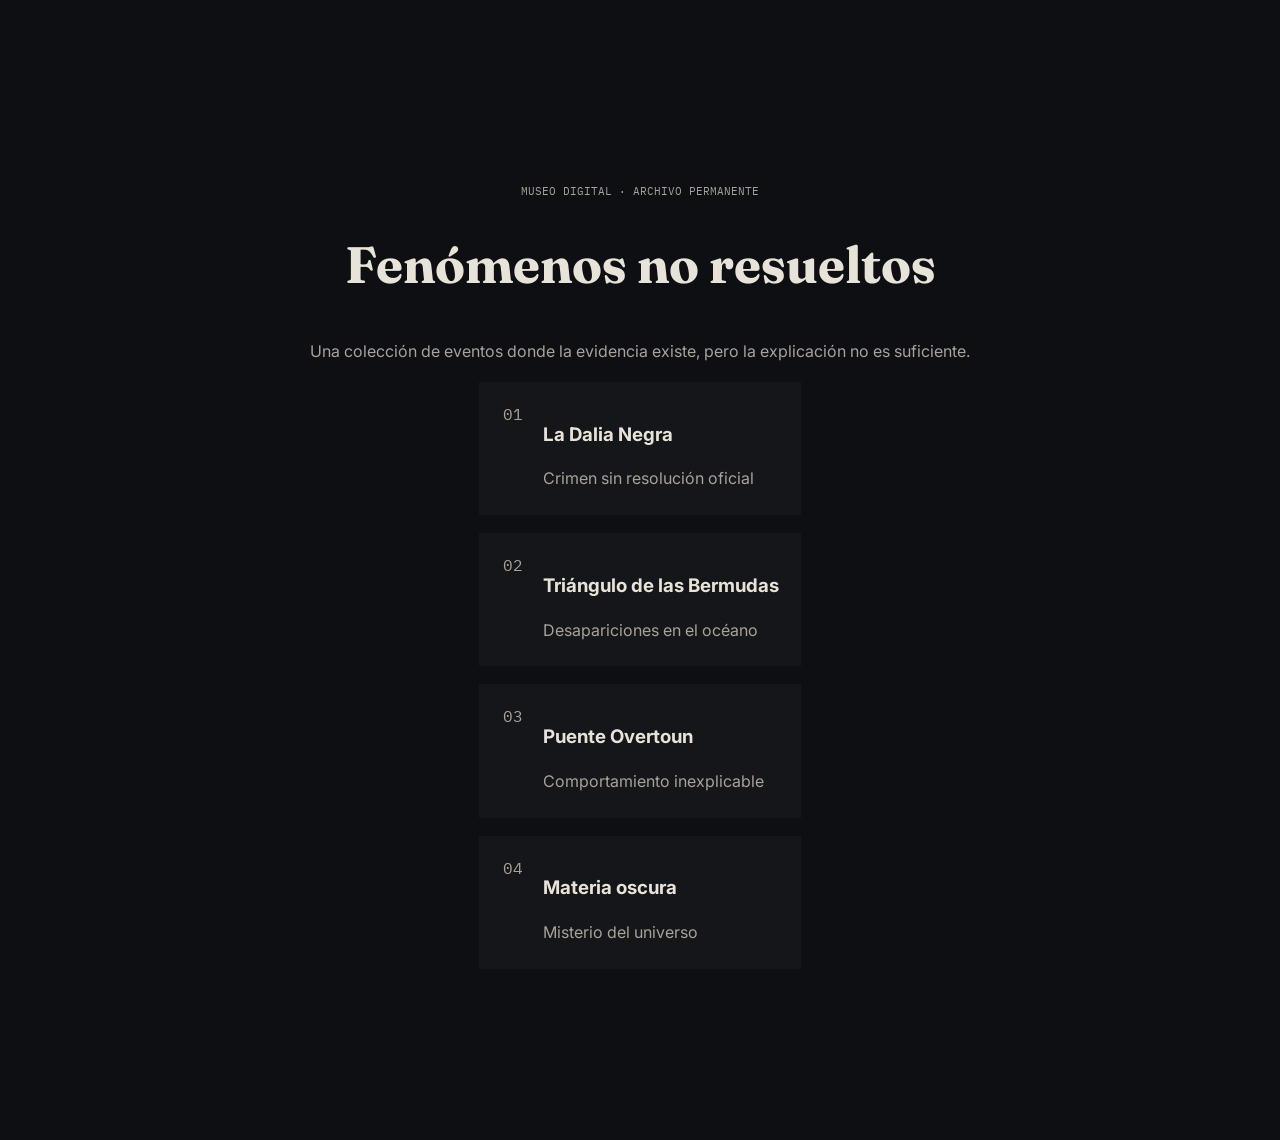
<file: index.html>
<!DOCTYPE html>
<html lang="es">
<head>
<meta charset="UTF-8">
<title>Museo de lo inexplicable</title>

<link rel="stylesheet" href="styles/style.css">
<link href="https://fonts.googleapis.com/css2?family=Fraunces:wght@400;600&family=Inter:wght@300;400&family=IBM+Plex+Mono&display=swap" rel="stylesheet">
</head>

<body>

<main class="container">

  <p style="font-family: IBM Plex Mono; font-size: 11px; color:#a7a39a;">
    MUSEO DIGITAL · ARCHIVO PERMANENTE
  </p>

  <h1>Fenómenos no resueltos</h1>

  <p>
    Una colección de eventos donde la evidencia existe,
    pero la explicación no es suficiente.
  </p>

  <div class="rooms">

    <a class="room crime" href="dalia.html">
      <span class="num">01</span>
      <div>
        <h3>La Dalia Negra</h3>
        <p>Crimen sin resolución oficial</p>
      </div>
    </a>

    <a class="room sea" href="bermudas.html">
      <span class="num">02</span>
      <div>
        <h3>Triángulo de las Bermudas</h3>
        <p>Desapariciones en el océano</p>
      </div>
    </a>

    <a class="room mystery" href="puente.html">
      <span class="num">03</span>
      <div>
        <h3>Puente Overtoun</h3>
        <p>Comportamiento inexplicable</p>
      </div>
    </a>

    <a class="room space" href="universo.html">
      <span class="num">04</span>
      <div>
        <h3>Materia oscura</h3>
        <p>Misterio del universo</p>
      </div>
    </a>

  </div>

</main>

</body>
</html>
</file>
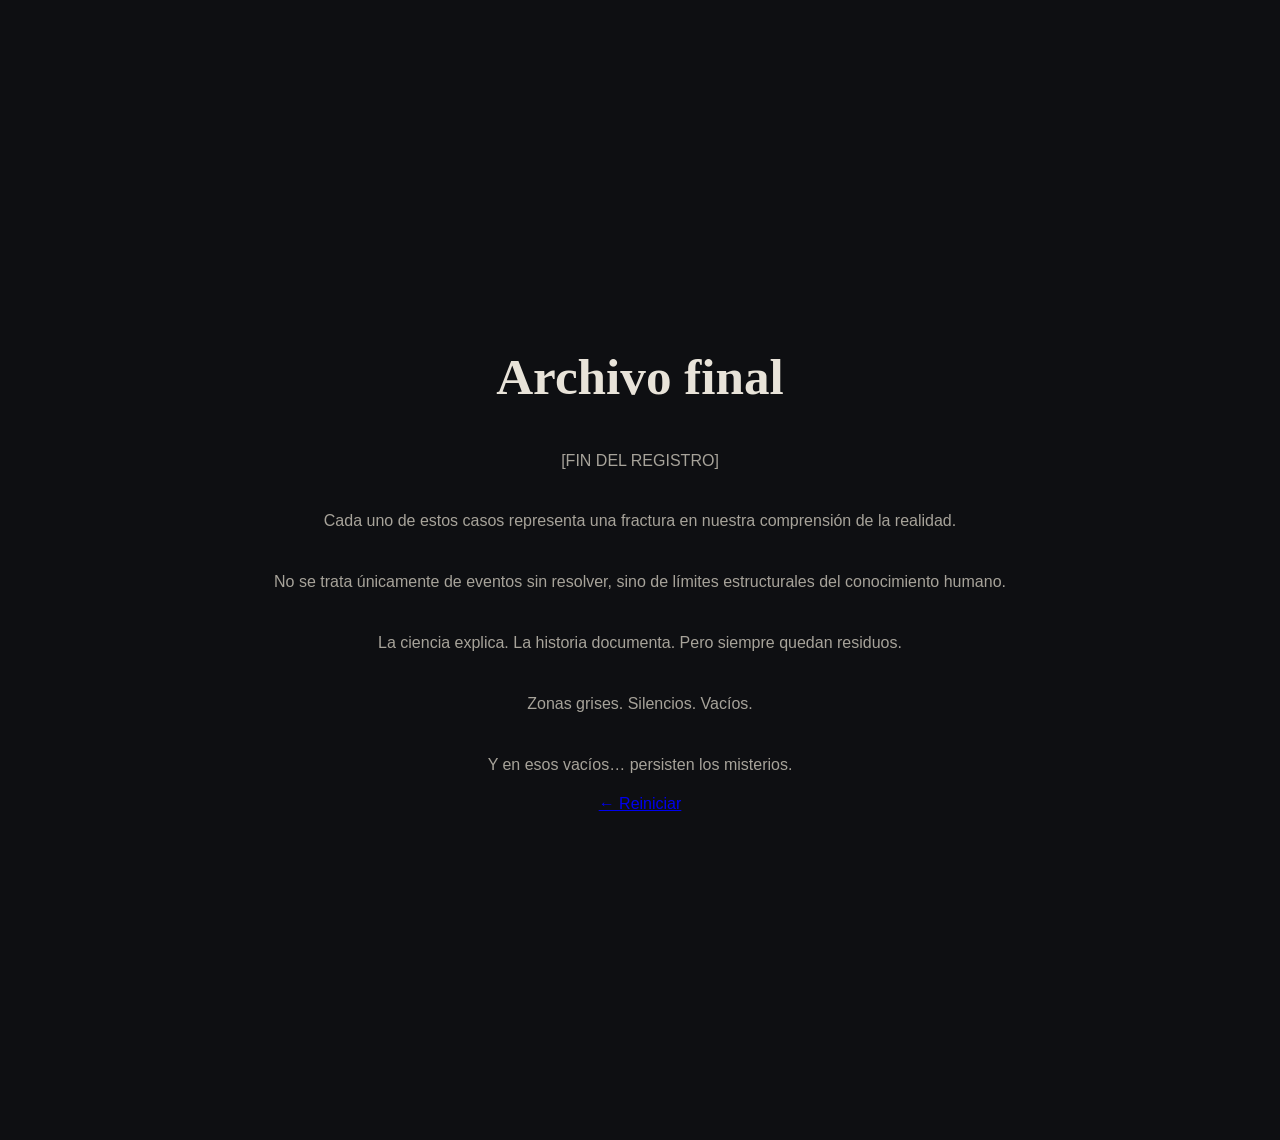
<file: conclusion.html>
<!DOCTYPE html>
<html lang="es">
<head>
<meta charset="UTF-8">
<title>Archivo final</title>

<link rel="stylesheet" href="styles/style.css">
<link href="https://fonts.googleapis.com/css2?family=IBM+Plex+Mono&family=Playfair+Display&family=Orbitron&display=swap" rel="stylesheet">

</head>

<body>

<main class="container">

<h1>Archivo final</h1>

<p class="tag">[FIN DEL REGISTRO]</p>

<p>
Cada uno de estos casos representa una fractura en nuestra comprensión de la realidad.
</p>

<p>
No se trata únicamente de eventos sin resolver,
sino de límites estructurales del conocimiento humano.
</p>

<p>
La ciencia explica.
La historia documenta.
Pero siempre quedan residuos.
</p>

<p>
Zonas grises.
Silencios.
Vacíos.
</p>

<p>
Y en esos vacíos…
persisten los misterios.
</p>

<a href="index.html">← Reiniciar</a>

</main>
<script src="scripts/script.js"></script>
</body>
</html>
</file>
<file: styles/style.css>
:root {
  --bg: #0e0f12;
  --panel: #16171c;
  --text: #e8e3d9;
  --muted: #a7a39a;

  --crime: #c0392b;
  --sea: #2980b9;
  --space: #8e44ad;
  --mystery: #b7950b;
}

body {
  margin: 0;
  background: radial-gradient(circle at top, #1a1c22, #0e0f12);
  color: var(--text);
  font-family: 'Inter', sans-serif;
  overflow-x: hidden;
}

/* textura museo */
body::before {
  content: "";
  position: fixed;
  inset: 0;
  background-image: url("https://www.transparenttextures.com/patterns/old-mathematics.png");
  opacity: 0.15;
  pointer-events: none;
}

.container {
  max-width: 950px;
  margin: auto;
  padding: 120px 30px;
}

/* TIPOGRAFÍA */
h1 {
  font-family: 'Fraunces', serif;
  font-size: 4rem;
  margin: 20px 0;
}

p {
  line-height: 1.8;
  color: var(--muted);
}

/* INDEX SALAS */
.rooms {
  display: flex;
  flex-direction: column;
  gap: 18px;
}

.room {
  display: flex;
  gap: 20px;
  padding: 22px;
  background: rgba(255,255,255,0.03);
  border-left: 2px solid transparent;
  text-decoration: none;
  color: var(--text);
  transition: 0.3s;
}

.room:hover {
  transform: translateX(10px);
}

.num {
  font-family: 'IBM Plex Mono';
  color: var(--muted);
}

.room p {
  margin: 5px 0 0;
}

/* COLORES POR SALA */
.crime:hover { border-color: var(--crime); }
.sea:hover { border-color: var(--sea); }
.space:hover { border-color: var(--space); }
.mystery:hover { border-color: var(--mystery); }

.container {
  max-width: 850px;
  margin: 0 auto;


  min-height: 100vh;
  display: flex;
  flex-direction: column;
  justify-content: center;

  padding: 80px 30px;
}
.container {
  text-align: left;
}
body {
  display: flex;
  justify-content: center;
  align-items: center;
  min-height: 100vh;
}

.container {
  max-width: 850px;
}
body {
  margin: 0;
  background: #0e0f12;
  color: #e8e3d9;
  overflow-x: hidden;
}

/* CENTRO COMO PIEZA DE MUSEO */
.container {
  min-height: 100vh;
  display: flex;
  justify-content: center;
  align-items: center;
  padding: 80px;
  position: relative;
}

/* BLOQUE DE TEXTO CENTRAL */
.text-block {
  max-width: 650px;
  text-align: left;
  z-index: 2;
  animation: fadeIn 1s ease;
}

@keyframes fadeIn {
  from { opacity: 0; transform: translateY(10px); }
  to { opacity: 1; transform: translateY(0); }
}

/* IMÁGENES EN ESQUINAS */
.corner-img {
  position: absolute;
  width: 180px;
  opacity: 0.25;
  filter: grayscale(100%) contrast(1.2);
  transition: 0.4s ease;
  z-index: 1;
}

.corner-img:hover {
  opacity: 1;
  transform: scale(1.2);
  filter: grayscale(0%);
}

/* POSICIONES */
.top-left { top: 40px; left: 40px; }
.top-right { top: 40px; right: 40px; }
.bottom-left { bottom: 40px; left: 40px; }
.bottom-right { bottom: 40px; right: 40px; }
.corner-img {
  position: absolute;
  width: 170px;
  height: auto;

  opacity: 0.20;
  filter: grayscale(100%) contrast(1.1);
  transition: 0.5s ease;

  z-index: 1;
}

.corner-img:hover {
  opacity: 1;
  transform: scale(1.25);
  filter: grayscale(0%);
  z-index: 5;
}

/* posiciones museo */
.top-left { top: 40px; left: 40px; }
.top-right { top: 40px; right: 40px; }
.bottom-left { bottom: 40px; left: 40px; }
.bottom-right { bottom: 40px; right: 40px; }
body {
  margin: 0;
  background: #0e0f12;
  color: #e8e3d9;
  font-family: 'Inter', sans-serif;
}

/* textura */
body::before {
  content: "";
  position: fixed;
  inset: 0;
  background-image: url("https://www.transparenttextures.com/patterns/old-mathematics.png");
  opacity: 0.12;
  pointer-events: none;
}

/* CONTENEDOR (CLAVE PARA QUE FUNCIONE TODO) */
.container {
  min-height: 100vh;
  display: flex;
  justify-content: center;
  align-items: center;
  padding: 120px 40px;
  position: relative; /* 🔥 IMPORTANTE */
}

/* TEXTO CENTRADO PERO ORDENADO */
.text-block {
  max-width: 750px;
  z-index: 2;
  line-height: 1.9;
  text-align: justify; /* 🔥 ESTO ERA LO QUE FALTABA */
}

/* TITULO */
h1 {
  font-family: 'Fraunces', serif;
  font-size: 3.2rem;
  margin-bottom: 25px;
  text-align: left;
}

/* IMÁGENES (ARREGLADO VISIBILIDAD) */
.corner-img {
  position: absolute;
  width: 180px;
  opacity: 0.18;
  filter: grayscale(100%) contrast(1.1);
  transition: 0.5s ease;
  z-index: 1;
  pointer-events: auto;
}

.corner-img:hover {
  opacity: 1;
  transform: scale(1.2);
  filter: grayscale(0%);
  z-index: 5;
}

/* POSICIONES */
.top-left { top: 40px; left: 40px; }
.top-right { top: 40px; right: 40px; }
.bottom-left { bottom: 40px; left: 40px; }
.bottom-right { bottom: 40px; right: 40px; }
.stamp {
  position: fixed;
  bottom: 30px;
  right: 30px;
  font-family: 'IBM Plex Mono';
  font-size: 10px;
  color: #c0392b;
  opacity: 0.6;
  letter-spacing: 2px;
}
</file>
